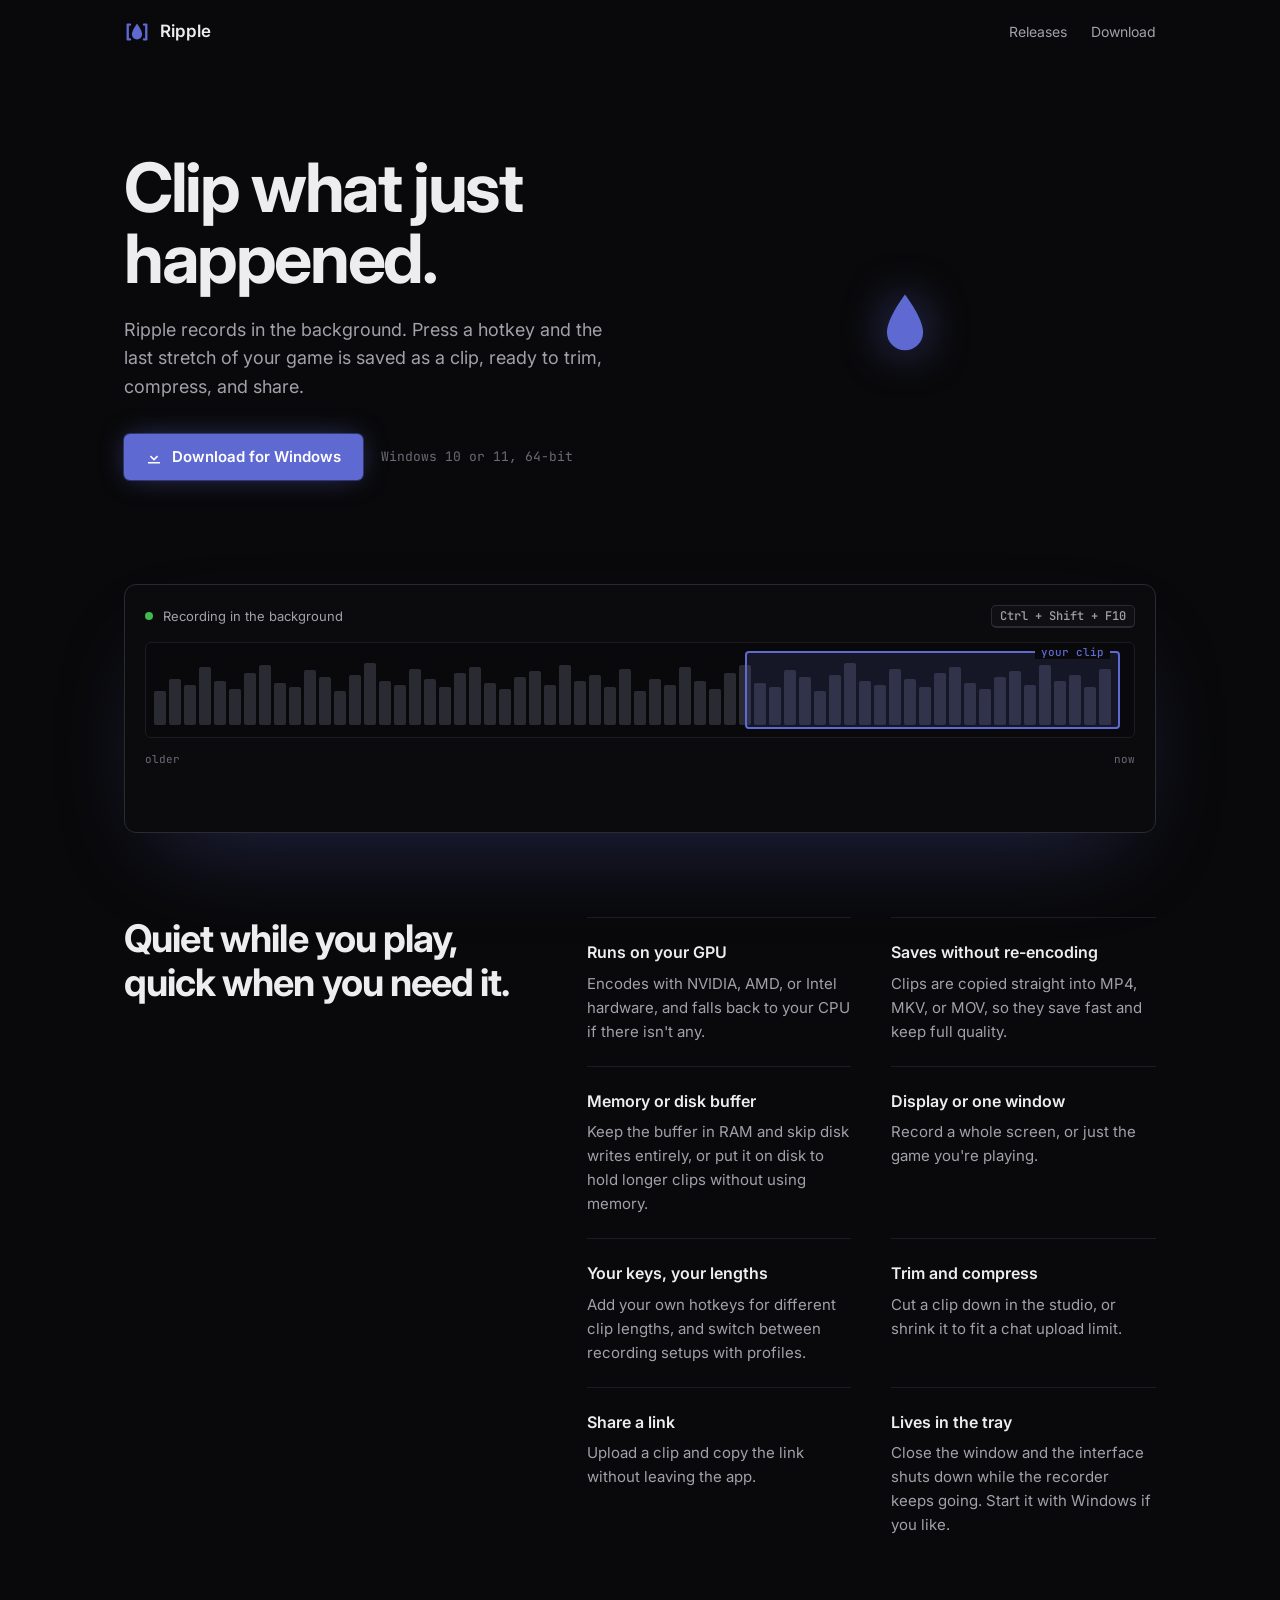
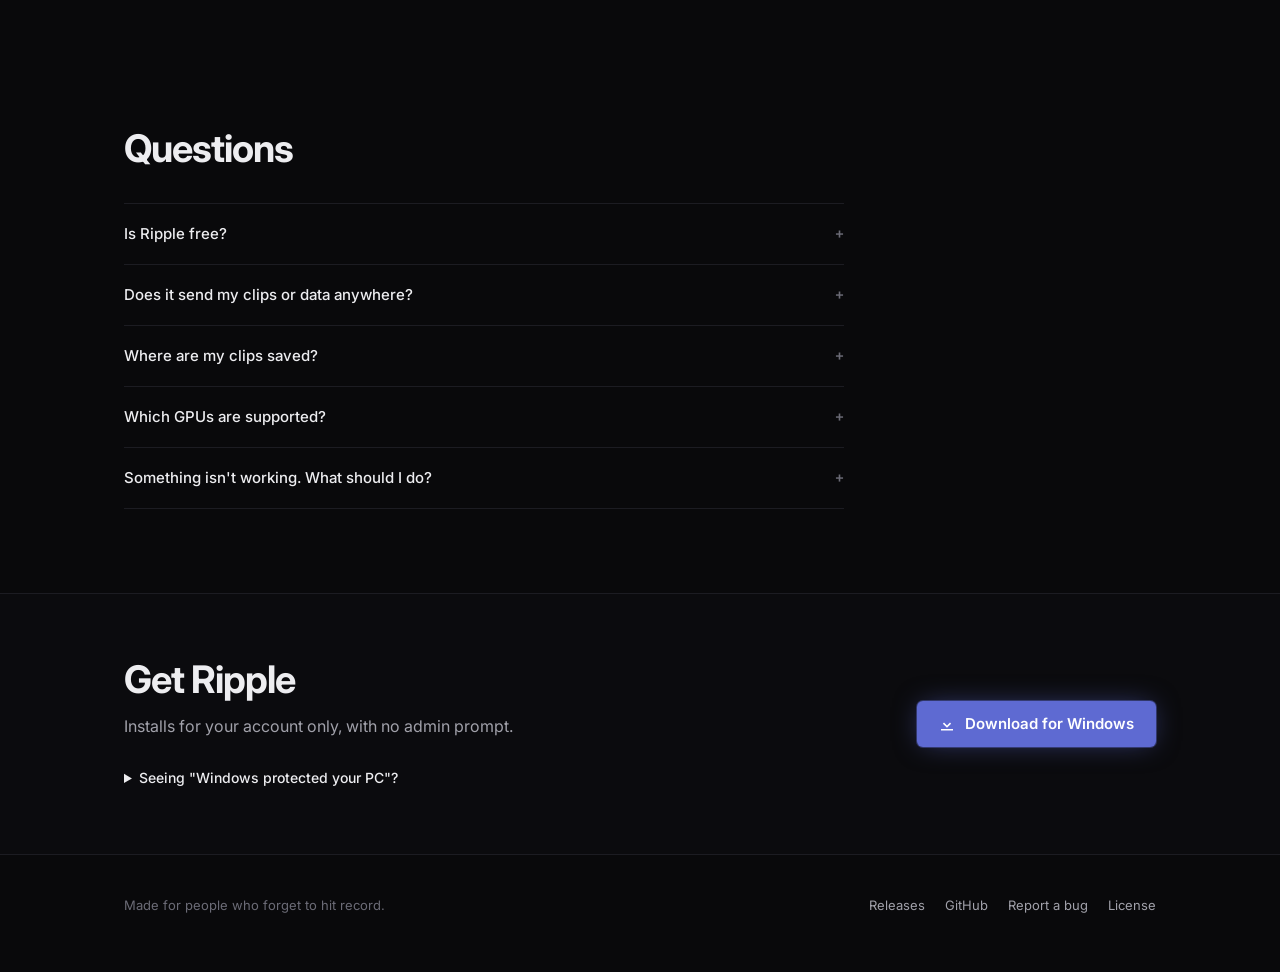
<file: docs/index.html>
<!doctype html>
<html lang="en">
<head>
<meta charset="utf-8">
<meta name="viewport" content="width=device-width, initial-scale=1">
<title>Ripple: replay buffer and clip library for Windows</title>
<meta name="description" content="Ripple records in the background and saves what just happened when you press a hotkey.">
<meta name="color-scheme" content="dark">
<meta name="theme-color" content="#09090b">
<meta property="og:type" content="website">
<meta property="og:title" content="Ripple: replay buffer and clip library for Windows">
<meta property="og:description" content="Ripple records in the background and saves what just happened when you press a hotkey.">
<link rel="icon" href="data:image/svg+xml,%3Csvg xmlns='http://www.w3.org/2000/svg' viewBox='2 2 28 28'%3E%3Cpath fill='%235e6ad2' d='M16 7C16 7 10.5 14.14 10.5 18.5a5.5 5.5 0 0 0 11 0C21.5 14.14 16 7 16 7Z'/%3E%3Cg fill='none' stroke='%235e6ad2' stroke-width='2.5' stroke-linecap='round' stroke-linejoin='round'%3E%3Cpath d='M8.5 8H6V24H8.5'/%3E%3Cpath d='M23.5 8H26V24H23.5'/%3E%3C/g%3E%3C/svg%3E">
<link rel="preconnect" href="https://fonts.googleapis.com">
<link rel="preconnect" href="https://fonts.gstatic.com" crossorigin>
<link href="https://fonts.googleapis.com/css2?family=Inter:wght@400;500;600;700&family=JetBrains+Mono:wght@400;500&display=swap" rel="stylesheet">
<link rel="stylesheet" href="css/site.css">
</head>
<body>
<div class="wrap">
  <nav>
    <a class="brand" href="#top" aria-label="Ripple home">
      <svg viewBox="2 2 28 28" aria-hidden="true"><path class="mark" d="M16 7C16 7 10.5 14.14 10.5 18.5a5.5 5.5 0 0 0 11 0C21.5 14.14 16 7 16 7Z"/><g class="mark-s"><path d="M8.5 8H6V24H8.5"/><path d="M23.5 8H26V24H23.5"/></g></svg>
      Ripple
    </a>
    <div class="links"><a href="releases.html">Releases</a><a href="#download">Download</a></div>
  </nav>

  <header class="hero" id="top">
    <div class="hero-copy">
      <h1>Clip what just happened.</h1>
      <p class="lede">Ripple records in the background. Press a hotkey and the last stretch of your game is saved as a clip, ready to trim, compress, and share.</p>
      <div class="cta">
        <a class="btn" data-release data-gh="releases/latest">
          <svg viewBox="0 0 16 16" fill="currentColor" aria-hidden="true"><path d="M8 1v8.6L5 6.6 3.9 7.7 8 11.8l4.1-4.1L11 6.6 8 9.6V1zM2 13h12v1.5H2z"/></svg>
          Download for Windows
        </a>
        <span class="meta" id="meta">Windows 10 or 11, 64-bit</span>
      </div>
    </div>
    <div class="drop" aria-hidden="true">
      <div class="ring"></div><div class="ring"></div><div class="ring"></div><div class="ring"></div>
      <svg viewBox="2 2 28 28"><path class="mark" d="M16 7C16 7 10.5 14.14 10.5 18.5a5.5 5.5 0 0 0 11 0C21.5 14.14 16 7 16 7Z"/></svg>
    </div>
  </header>

  <div class="buffer" role="img" aria-label="Illustration of a rolling replay buffer: footage records continuously, and the most recent stretch is saved as a clip when you press the hotkey">
    <div class="bh"><span class="stat"><span class="live"></span>Recording in the background</span><span class="kbd">Ctrl + Shift + F10</span></div>
    <div class="strip"><div class="track" id="track"></div><div class="clip"><b>your clip</b></div></div>
    <div class="axis"><span>older</span><span>now</span></div>
    <div class="toast">Clip saved</div>
  </div>
</div>

<section>
  <div class="wrap feat">
    <h2>Quiet while you play, quick when you need it.</h2>
    <dl>
      <div><dt>Runs on your GPU</dt><dd>Encodes with NVIDIA, AMD, or Intel hardware, and falls back to your CPU if there isn't any.</dd></div>
      <div><dt>Saves without re-encoding</dt><dd>Clips are copied straight into MP4, MKV, or MOV, so they save fast and keep full quality.</dd></div>
      <div><dt>Memory or disk buffer</dt><dd>Keep the buffer in RAM and skip disk writes entirely, or put it on disk to hold longer clips without using memory.</dd></div>
      <div><dt>Display or one window</dt><dd>Record a whole screen, or just the game you're playing.</dd></div>
      <div><dt>Your keys, your lengths</dt><dd>Add your own hotkeys for different clip lengths, and switch between recording setups with profiles.</dd></div>
      <div><dt>Trim and compress</dt><dd>Cut a clip down in the studio, or shrink it to fit a chat upload limit.</dd></div>
      <div><dt>Share a link</dt><dd>Upload a clip and copy the link without leaving the app.</dd></div>
      <div><dt>Lives in the tray</dt><dd>Close the window and the interface shuts down while the recorder keeps going. Start it with Windows if you like.</dd></div>
    </dl>
  </div>
</section>

<section>
  <div class="wrap">
    <h2>Questions</h2>
    <div class="faq">
      <details><summary>Is Ripple free?</summary><p>Yes, and there are no paid features.</p></details>
      <details><summary>Does it send my clips or data anywhere?</summary><p>No accounts and no analytics. Ripple only checks GitHub for updates (you can turn that off), and uploads a clip to Catbox if you choose to share it.</p></details>
      <details><summary>Where are my clips saved?</summary><p>In Videos\Ripple by default, or any folder you pick in Settings. Uninstalling Ripple leaves your clips alone.</p></details>
      <details><summary>Which GPUs are supported?</summary><p>NVIDIA, AMD, and Intel hardware encoders, with a CPU fallback. I don't own an NVIDIA card, so I haven't been able to test that path myself. Reports are welcome.</p></details>
      <details><summary>Something isn't working. What should I do?</summary><p>Open Settings, click Logs, copy them, and paste them into a <a data-gh="issues">GitHub issue</a> along with what you were doing.</p></details>
    </div>
  </div>
</section>

<div class="dl" id="download">
  <section class="wrap get">
    <div>
      <h2>Get Ripple</h2>
      <p class="note">Installs for your account only, with no admin prompt.</p>
      <details>
        <summary>Seeing "Windows protected your PC"?</summary>
        <p>Ripple isn't code-signed yet, so Windows shows this for new downloads. Select More info, then Run anyway.</p>
      </details>
    </div>
    <a class="btn" data-release data-gh="releases/latest">
      <svg viewBox="0 0 16 16" fill="currentColor" aria-hidden="true"><path d="M8 1v8.6L5 6.6 3.9 7.7 8 11.8l4.1-4.1L11 6.6 8 9.6V1zM2 13h12v1.5H2z"/></svg>
      Download for Windows
    </a>
  </section>
</div>

<footer><div class="wrap"><span>Made for people who forget to hit record.</span><span class="fl"><a href="releases.html">Releases</a><a data-gh="">GitHub</a><a data-gh="issues">Report a bug</a><a data-gh="blob/HEAD/LICENSE">License</a></span></div></footer>

<script src="js/site.js"></script>
<script src="js/home.js"></script>
</body>
</html>
</file>
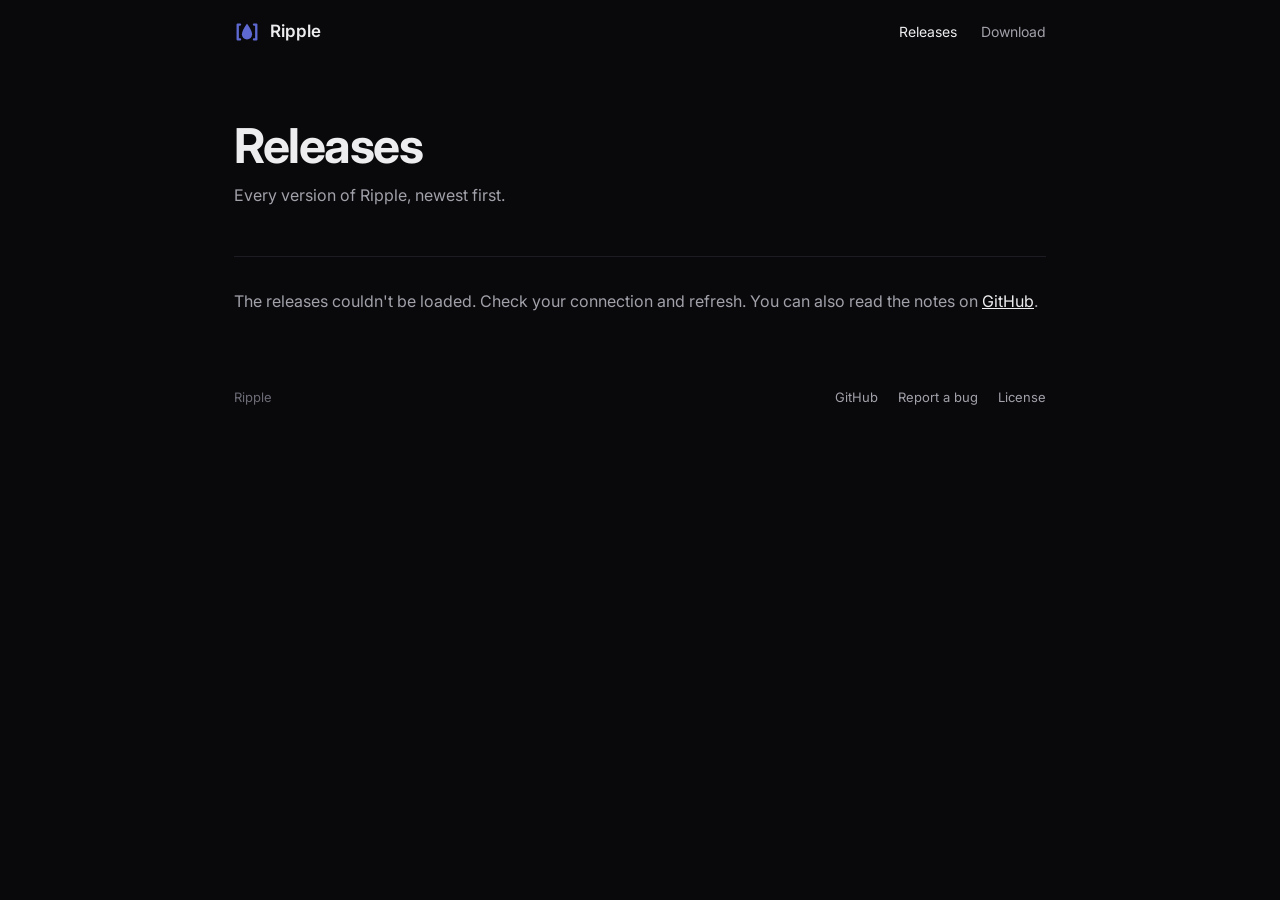
<file: docs/releases.html>
<!doctype html>
<html lang="en">
<head>
<meta charset="utf-8">
<meta name="viewport" content="width=device-width, initial-scale=1">
<title>Releases | Ripple</title>
<meta name="description" content="Every version of Ripple, with release notes and installers.">
<meta name="color-scheme" content="dark">
<link rel="icon" href="data:image/svg+xml,%3Csvg xmlns='http://www.w3.org/2000/svg' viewBox='2 2 28 28'%3E%3Cpath fill='%235e6ad2' d='M16 7C16 7 10.5 14.14 10.5 18.5a5.5 5.5 0 0 0 11 0C21.5 14.14 16 7 16 7Z'/%3E%3Cg fill='none' stroke='%235e6ad2' stroke-width='2.5' stroke-linecap='round' stroke-linejoin='round'%3E%3Cpath d='M8.5 8H6V24H8.5'/%3E%3Cpath d='M23.5 8H26V24H23.5'/%3E%3C/g%3E%3C/svg%3E">
<link rel="preconnect" href="https://fonts.googleapis.com">
<link rel="preconnect" href="https://fonts.gstatic.com" crossorigin>
<link href="https://fonts.googleapis.com/css2?family=Inter:wght@400;500;600;700&family=JetBrains+Mono:wght@400;500&display=swap" rel="stylesheet">
<link rel="stylesheet" href="css/site.css">
</head>
<body class="narrow">
<div class="wrap">
  <nav>
    <a class="brand" href="index.html" aria-label="Ripple home">
      <svg viewBox="2 2 28 28" aria-hidden="true"><path class="mark" d="M16 7C16 7 10.5 14.14 10.5 18.5a5.5 5.5 0 0 0 11 0C21.5 14.14 16 7 16 7Z"/><g class="mark-s"><path d="M8.5 8H6V24H8.5"/><path d="M23.5 8H26V24H23.5"/></g></svg>
      Ripple
    </a>
    <div class="links"><a href="releases.html" aria-current="page">Releases</a><a href="index.html#download">Download</a></div>
  </nav>

  <h1>Releases</h1>
  <p class="sub">Every version of Ripple, newest first.</p>

  <main id="out" aria-live="polite">
    <div class="rel"><div><div class="sk" style="width:70px"></div></div><div><div class="sk" style="width:60%"></div><div class="sk"></div><div class="sk" style="width:80%"></div></div></div>
  </main>
</div>
<footer><div class="wrap"><span>Ripple</span><span class="fl"><a data-gh="">GitHub</a><a data-gh="issues">Report a bug</a><a data-gh="blob/HEAD/LICENSE">License</a></span></div></footer>

<script src="js/site.js"></script>
<script src="js/releases.js"></script>
</body>
</html>
</file>
<file: docs/css/site.css>
:root {
  --bg: #09090b;
  --surface: #0b0b0e;
  --raised: #101014;
  --hover: #16161b;
  --border: #1c1c22;
  --strong: #2a2a33;
  --fg: #ededf0;
  --muted: #a1a1aa;
  --faint: #6b6b76;
  --accent: #5e6ad2;
  --r: 6px;
  --sans: 'Inter', ui-sans-serif, system-ui, -apple-system, sans-serif;
  --mono: 'JetBrains Mono', ui-monospace, monospace;
  color-scheme: dark;
}
* {
  box-sizing: border-box;
  margin: 0;
}
html {
  scroll-behavior: smooth;
}
body {
  background: var(--bg);
  color: var(--fg);
  font: 400 16px/1.6 var(--sans);
  -webkit-font-smoothing: antialiased;
  overflow-x: hidden;
}
a {
  color: inherit;
}
:focus-visible {
  outline: 2px solid var(--accent);
  outline-offset: 3px;
  border-radius: var(--r);
}
.wrap {
  max-width: 1080px;
  margin: 0 auto;
  padding: 0 24px;
}
.narrow .wrap {
  max-width: 860px;
}
.mark {
  fill: var(--accent);
}
.mark-s {
  fill: none;
  stroke: var(--accent);
  stroke-width: 2.5;
  stroke-linecap: round;
  stroke-linejoin: round;
}

nav {
  display: flex;
  align-items: center;
  justify-content: space-between;
  height: 64px;
}
.brand {
  display: flex;
  align-items: center;
  gap: 10px;
  font-weight: 600;
  text-decoration: none;
  font-size: 17px;
}
.brand svg {
  width: 26px;
  height: 26px;
}
.links {
  display: flex;
  gap: 24px;
}
.links a {
  color: var(--muted);
  text-decoration: none;
  font-size: 14px;
  transition: color 0.15s;
}
.links a:hover,
.links a[aria-current] {
  color: var(--fg);
}
h1 {
  font-size: clamp(34px, 5vw, 48px);
  font-weight: 700;
  letter-spacing: -0.03em;
  line-height: 1.1;
  margin: 56px 0 10px;
}
.sub {
  color: var(--muted);
  margin-bottom: 48px;
}

.btn {
  display: inline-flex;
  align-items: center;
  gap: 10px;
  height: 46px;
  padding: 0 22px;
  border-radius: var(--r);
  background: var(--accent);
  color: #fff;
  font-weight: 600;
  font-size: 15px;
  text-decoration: none;
  box-shadow:
    0 0 0 1px color-mix(in srgb, var(--accent) 40%, transparent),
    0 0 28px -6px color-mix(in srgb, var(--accent) 60%, transparent);
  transition:
    transform 0.15s,
    filter 0.15s;
}
.btn:hover {
  filter: brightness(1.12);
  transform: translateY(-1px);
}
.btn svg {
  width: 16px;
  height: 16px;
}

.hero {
  position: relative;
  padding: 72px 0 88px;
  min-height: 520px;
  display: flex;
  align-items: center;
}
.hero-copy {
  position: relative;
  z-index: 2;
  max-width: 560px;
}
.hero h1 {
  font-size: clamp(40px, 6.4vw, 68px);
  line-height: 1.04;
  font-weight: 700;
  letter-spacing: -0.035em;
  margin: 0;
}
.lede {
  margin: 22px 0 32px;
  color: var(--muted);
  font-size: 18px;
  max-width: 46ch;
}
.cta {
  display: flex;
  align-items: center;
  gap: 18px;
  flex-wrap: wrap;
}
.meta {
  color: var(--faint);
  font: 400 13px var(--mono);
}

.drop {
  position: absolute;
  right: 4%;
  top: 50%;
  width: 420px;
  height: 420px;
  margin-top: -210px;
  z-index: 1;
  pointer-events: none;
}
.ring {
  position: absolute;
  inset: 0;
  border-radius: 50%;
  border: 1px solid var(--accent);
  opacity: 0;
  transform: scale(0.1);
  animation: ring 6s cubic-bezier(0.2, 0.6, 0.3, 1) infinite;
}
.ring:nth-child(2) {
  animation-delay: 0.5s;
}
.ring:nth-child(3) {
  animation-delay: 1s;
}
.ring:nth-child(4) {
  animation-delay: 1.5s;
}
@keyframes ring {
  0%,
  8% {
    opacity: 0;
    transform: scale(0.1);
  }
  12% {
    opacity: 0.7;
  }
  75%,
  100% {
    opacity: 0;
    transform: scale(1);
  }
}
.drop svg {
  position: absolute;
  left: 50%;
  top: 50%;
  width: 92px;
  height: 92px;
  margin: -46px 0 0 -46px;
  filter: drop-shadow(0 0 22px color-mix(in srgb, var(--accent) 55%, transparent));
  animation: fall 6s cubic-bezier(0.5, 0, 0.9, 0.4) infinite;
}
@keyframes fall {
  0% {
    transform: translateY(-190px);
    opacity: 0;
  }
  6% {
    opacity: 1;
  }
  12% {
    transform: translateY(0);
  }
  14% {
    transform: translateY(0) scale(1.08);
  }
  20%,
  100% {
    transform: translateY(0) scale(1);
    opacity: 1;
  }
}

.buffer {
  border: 1px solid var(--strong);
  border-radius: 12px;
  background: var(--surface);
  padding: 20px;
  display: flex;
  flex-direction: column;
  gap: 14px;
  box-shadow: 0 40px 100px -40px color-mix(in srgb, var(--accent) 35%, transparent);
}
.bh {
  display: flex;
  align-items: center;
  justify-content: space-between;
  gap: 12px;
  font-size: 13px;
  color: var(--muted);
}
.stat {
  display: flex;
  align-items: center;
  gap: 10px;
}
.live {
  width: 8px;
  height: 8px;
  border-radius: 50%;
  background: #3fb950;
  box-shadow: 0 0 0 0 #3fb95066;
  animation: pulse 2s infinite;
}
@keyframes pulse {
  70% {
    box-shadow: 0 0 0 7px #3fb95000;
  }
  100% {
    box-shadow: 0 0 0 0 #3fb95000;
  }
}
.kbd {
  font: 500 12px var(--mono);
  color: var(--muted);
  background: var(--raised);
  border: 1px solid var(--strong);
  border-bottom-width: 2px;
  border-radius: 5px;
  padding: 2px 8px;
  animation: press 8s infinite;
}
@keyframes press {
  0%,
  72% {
    color: var(--muted);
    border-color: var(--strong);
  }
  76%,
  90% {
    color: var(--fg);
    border-color: var(--accent);
  }
  100% {
    color: var(--muted);
    border-color: var(--strong);
  }
}
.strip {
  position: relative;
  height: 96px;
  border: 1px solid var(--border);
  border-radius: var(--r);
  background: var(--bg);
  overflow: hidden;
}
.track {
  position: absolute;
  inset: 0;
  display: flex;
  align-items: flex-end;
  gap: 3px;
  padding: 12px 8px;
  width: max-content;
  animation: scroll 26s linear infinite;
}
.track i {
  display: block;
  width: 12px;
  flex: none;
  border-radius: 2px;
  background: var(--strong);
}
@keyframes scroll {
  to {
    transform: translateX(-50%);
  }
}
.clip {
  position: absolute;
  right: 14px;
  top: 8px;
  bottom: 8px;
  width: 38%;
  border: 2px solid var(--accent);
  border-radius: 4px;
  background: color-mix(in srgb, var(--accent) 14%, transparent);
  animation: glow 8s infinite;
}
.clip b {
  position: absolute;
  right: 8px;
  top: -1px;
  font: 500 11px var(--mono);
  color: var(--accent);
  background: var(--bg);
  padding: 0 6px;
  transform: translateY(-50%);
}
@keyframes glow {
  0%,
  70% {
    box-shadow: none;
  }
  78%,
  90% {
    box-shadow: 0 0 24px color-mix(in srgb, var(--accent) 60%, transparent);
  }
  100% {
    box-shadow: none;
  }
}
.axis {
  display: flex;
  justify-content: space-between;
  font: 400 11px var(--mono);
  color: var(--faint);
}
.toast {
  align-self: flex-end;
  font: 500 12px var(--mono);
  color: var(--fg);
  background: var(--raised);
  border: 1px solid var(--strong);
  border-radius: var(--r);
  padding: 7px 12px;
  opacity: 0;
  animation: toast 8s infinite;
}
@keyframes toast {
  0%,
  74% {
    opacity: 0;
    transform: translateY(6px);
  }
  80%,
  92% {
    opacity: 1;
    transform: none;
  }
  100% {
    opacity: 0;
  }
}

section {
  padding: 84px 0;
}
h2 {
  font-size: clamp(28px, 3.6vw, 38px);
  font-weight: 700;
  letter-spacing: -0.025em;
  line-height: 1.15;
  max-width: 18ch;
}
.feat {
  display: grid;
  grid-template-columns: 1fr 1.4fr;
  gap: 56px;
}
dl {
  display: grid;
  grid-template-columns: 1fr 1fr;
  gap: 0 40px;
}
dl div {
  padding: 22px 0;
  border-top: 1px solid var(--border);
}
dt {
  font-weight: 600;
  margin-bottom: 6px;
}
dd {
  color: var(--muted);
  font-size: 15px;
}
.dl {
  border-top: 1px solid var(--border);
  border-bottom: 1px solid var(--border);
  background: var(--surface);
}
.get {
  padding-top: 64px;
  padding-bottom: 64px;
}
.get .note {
  color: var(--muted);
  margin-top: 12px;
}
.dl .wrap {
  display: flex;
  align-items: center;
  justify-content: space-between;
  gap: 32px;
  flex-wrap: wrap;
}
details {
  margin-top: 28px;
  max-width: 52ch;
  color: var(--muted);
  font-size: 14px;
}
summary {
  cursor: pointer;
  color: var(--fg);
  font-weight: 500;
  width: max-content;
}
details p {
  margin-top: 10px;
  padding-left: 14px;
  border-left: 2px solid var(--accent);
}
.faq {
  max-width: 720px;
  margin-top: 32px;
}
.faq details {
  max-width: none;
  margin: 0;
  padding: 18px 0;
  border-top: 1px solid var(--border);
  font-size: 15px;
}
.faq details:last-child {
  border-bottom: 1px solid var(--border);
}
.faq summary {
  display: flex;
  justify-content: space-between;
  gap: 16px;
  width: auto;
  list-style: none;
}
.faq summary::-webkit-details-marker {
  display: none;
}
.faq summary::after {
  content: '+';
  color: var(--faint);
  font-family: var(--mono);
}
.faq details[open] summary::after {
  content: '\2212';
}
.faq details p {
  padding-left: 0;
  border-left: 0;
}
.faq p a {
  color: var(--fg);
  text-underline-offset: 3px;
}
footer {
  padding: 40px 0 56px;
  color: var(--faint);
  font-size: 13px;
}
footer .wrap {
  display: flex;
  justify-content: space-between;
  gap: 16px;
  flex-wrap: wrap;
}
footer a {
  color: var(--muted);
  text-decoration: none;
  transition: color 0.15s;
}
footer a:hover {
  color: var(--fg);
}
.fl {
  display: flex;
  gap: 20px;
  flex-wrap: wrap;
}

@media (max-width: 860px) {
  .drop {
    opacity: 0.35;
    right: -120px;
  }
  .hero {
    padding: 40px 0 64px;
  }
  .feat {
    grid-template-columns: 1fr;
    gap: 28px;
  }
  dl {
    grid-template-columns: 1fr;
  }
}
@media (prefers-reduced-motion: reduce) {
  *,
  *::before,
  *::after {
    animation: none !important;
    transition: none !important;
  }
  .ring {
    opacity: 0.25;
    transform: none;
  }
  .ring:nth-child(n + 3) {
    display: none;
  }
  .toast {
    opacity: 1;
  }
}

.rel {
  display: grid;
  grid-template-columns: 150px 1fr;
  gap: 32px;
  padding: 32px 0;
  border-top: 1px solid var(--border);
}
.ver {
  font: 500 15px var(--mono);
}
.ver time {
  display: block;
  margin-top: 4px;
  color: var(--faint);
  font: 400 13px var(--sans);
}
.tag {
  display: inline-block;
  margin-top: 10px;
  padding: 2px 8px;
  border-radius: 999px;
  font: 500 11px var(--sans);
  background: color-mix(in srgb, var(--accent) 14%, transparent);
  color: var(--accent);
}
.tag.pre {
  background: var(--hover);
  color: var(--muted);
}
.notes {
  color: var(--muted);
  font-size: 15px;
  min-width: 0;
  overflow-wrap: anywhere;
}
.notes h1,
.notes h2,
.notes h3 {
  color: var(--fg);
  font-size: 16px;
  font-weight: 600;
  letter-spacing: 0;
  margin: 22px 0 8px;
  line-height: 1.3;
}
.notes h1:first-child,
.notes h2:first-child,
.notes h3:first-child {
  margin-top: 0;
}
.notes .anchor {
  display: none;
}
.notes p {
  margin: 0 0 10px;
}
.notes ul {
  margin: 0 0 10px;
  padding-left: 20px;
}
.notes li {
  margin: 4px 0;
}
.notes li::marker {
  color: var(--accent);
}
.notes code {
  font: 400 13px var(--mono);
  background: var(--raised);
  border: 1px solid var(--border);
  border-radius: 4px;
  padding: 1px 5px;
  color: var(--fg);
}
.notes a {
  color: var(--fg);
  text-underline-offset: 3px;
  text-decoration-color: var(--strong);
}
.notes img {
  max-width: 100%;
  border-radius: var(--r);
}
.dlink {
  display: inline-block;
  margin-top: 14px;
  font-size: 14px;
  font-weight: 500;
  color: var(--fg);
  text-decoration: none;
  border: 1px solid var(--strong);
  border-radius: var(--r);
  padding: 6px 12px;
  transition: background 0.15s;
}
.dlink:hover {
  background: var(--hover);
}

.sk {
  height: 14px;
  border-radius: 4px;
  background: linear-gradient(90deg, var(--raised), var(--hover), var(--raised));
  background-size: 200% 100%;
  animation: sh 1.4s infinite;
  margin: 10px 0;
}
@keyframes sh {
  to {
    background-position: -200% 0;
  }
}
.msg {
  padding: 32px 0;
  border-top: 1px solid var(--border);
  color: var(--muted);
}
.msg a {
  color: var(--fg);
}

@media (max-width: 700px) {
  .rel {
    grid-template-columns: 1fr;
    gap: 12px;
  }
}
</file>
